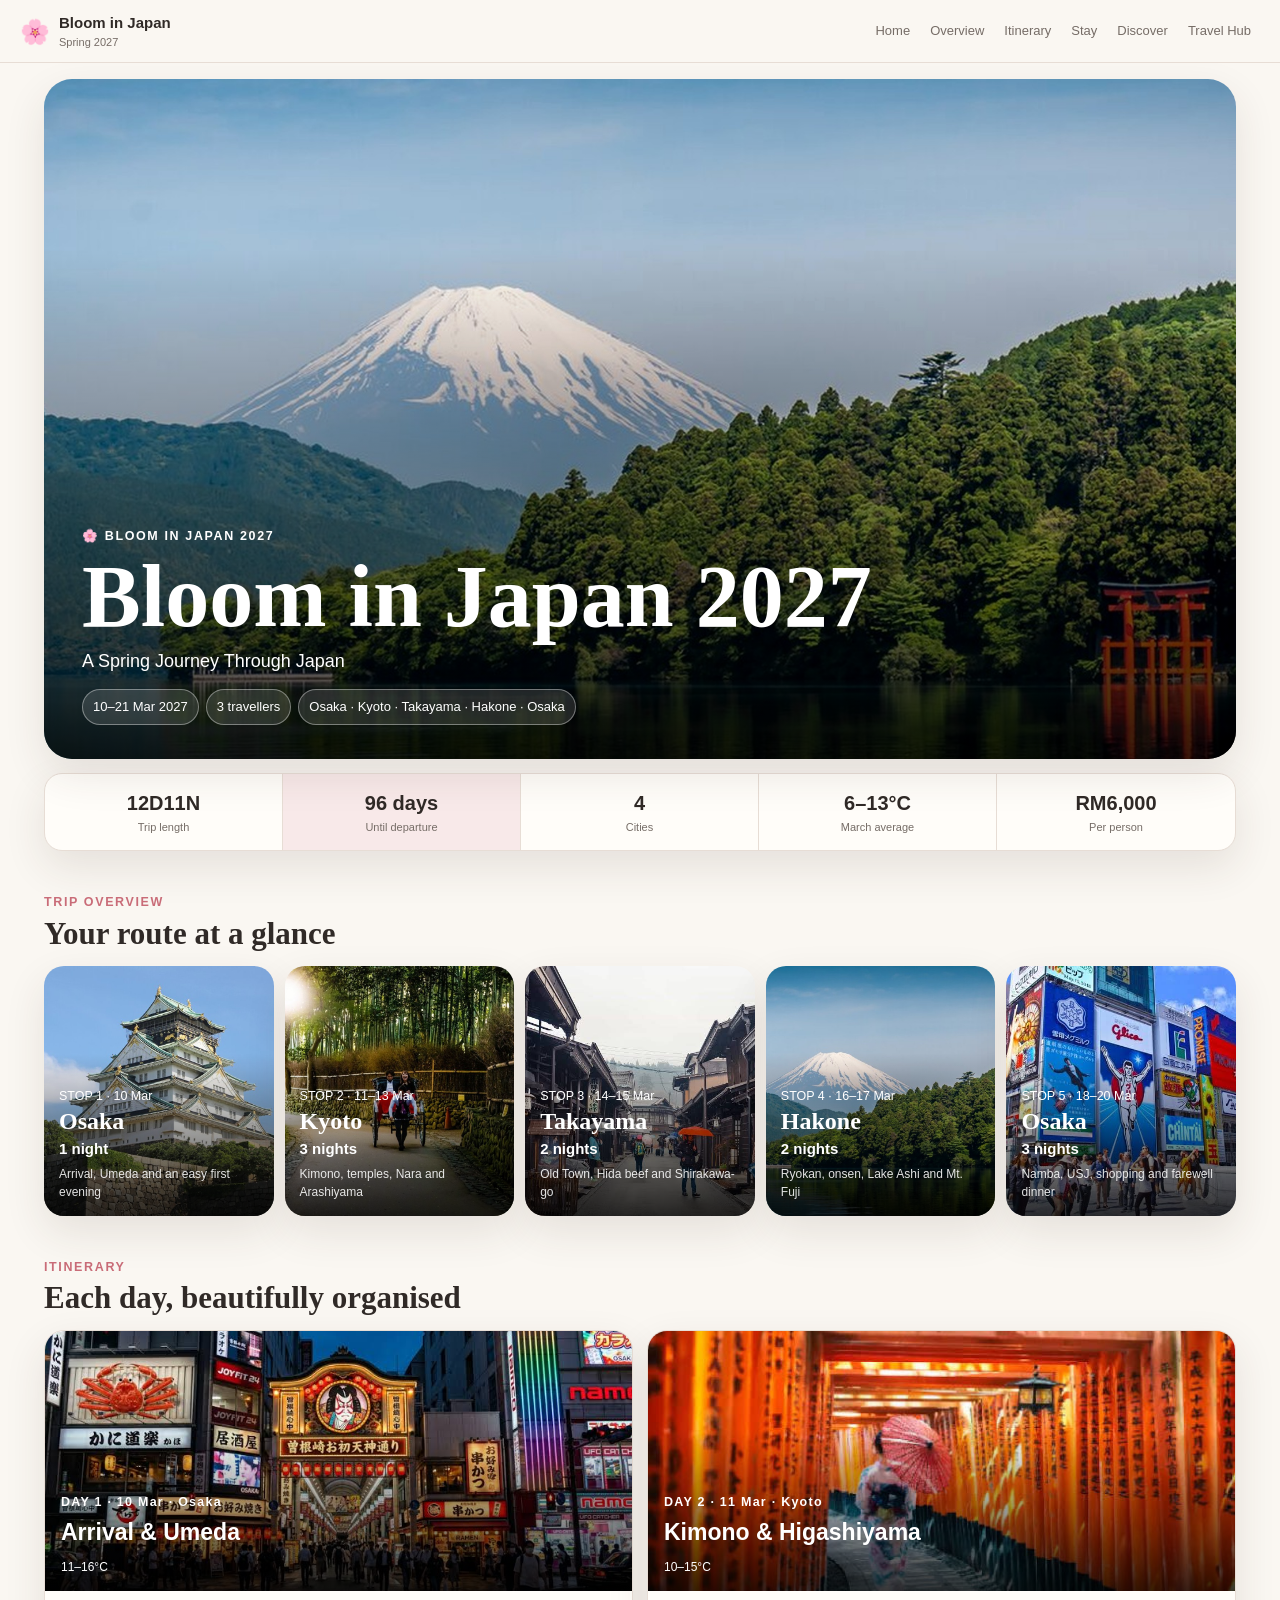
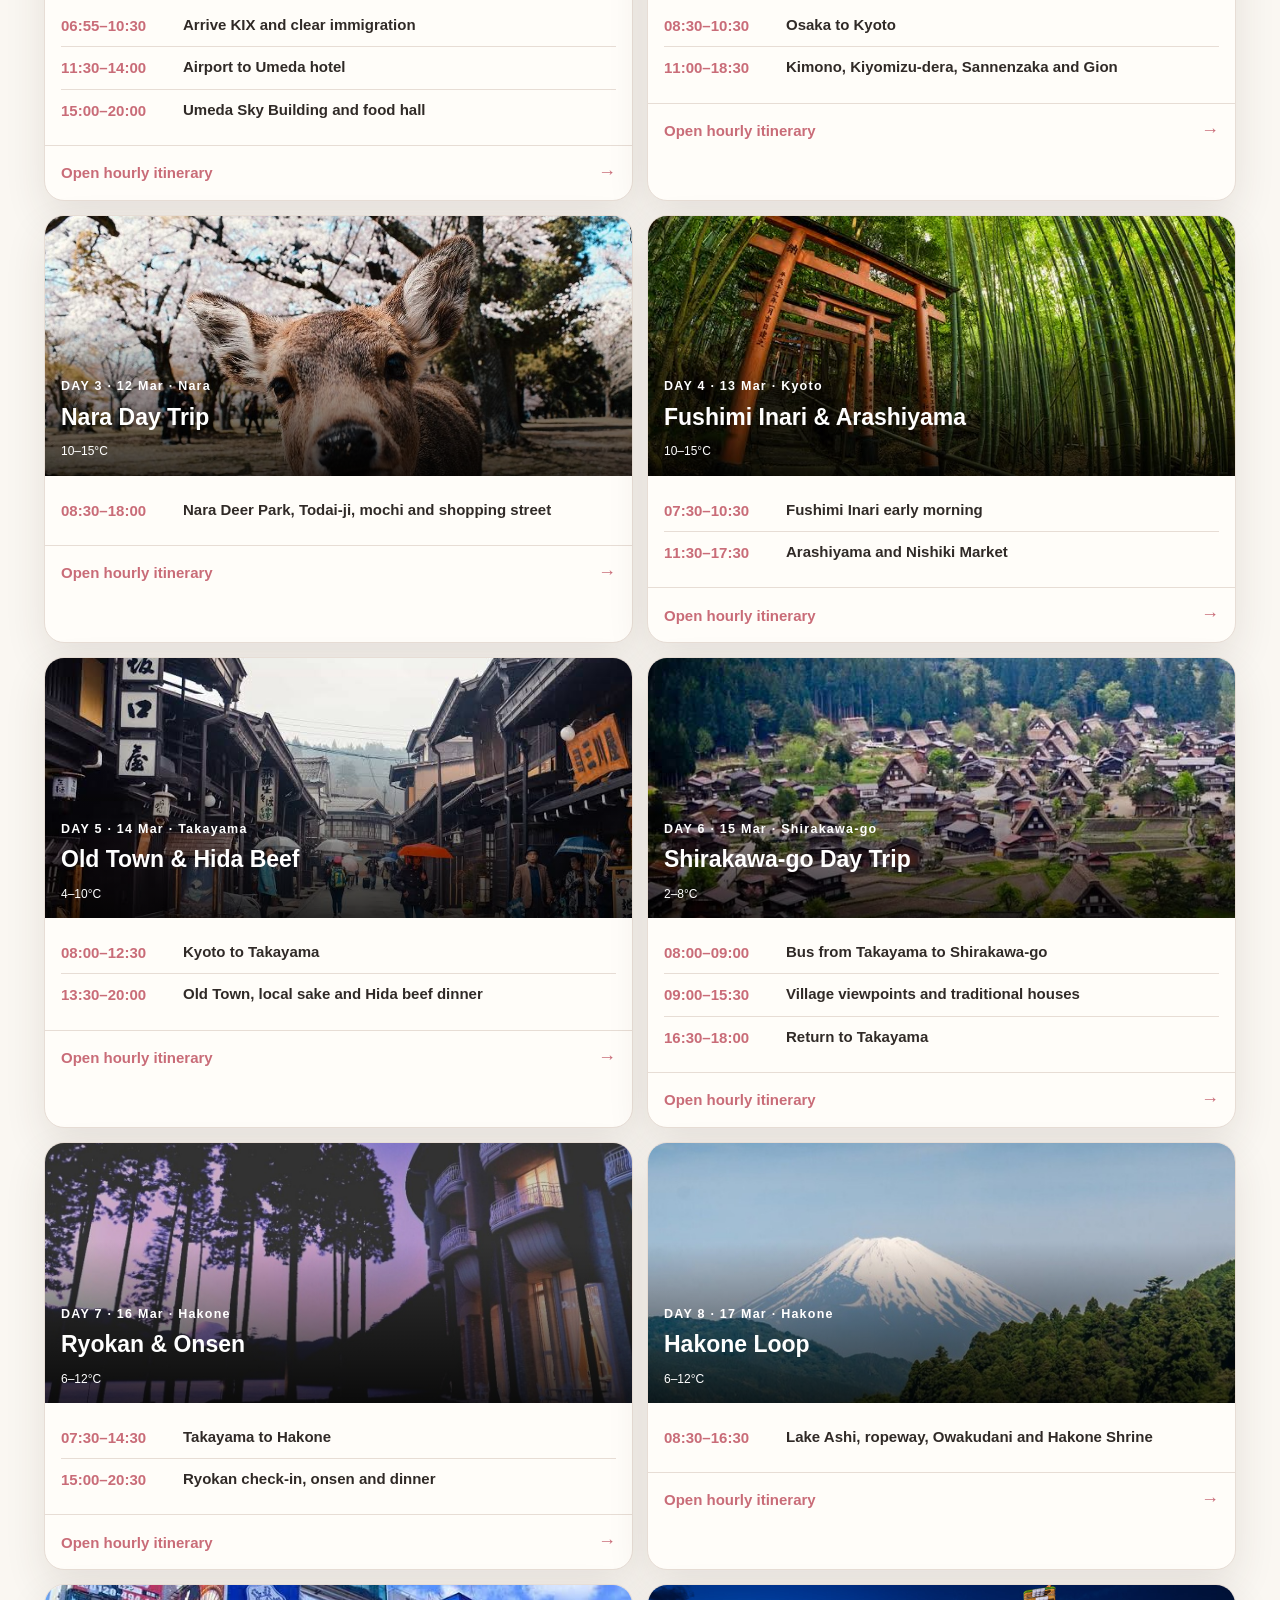
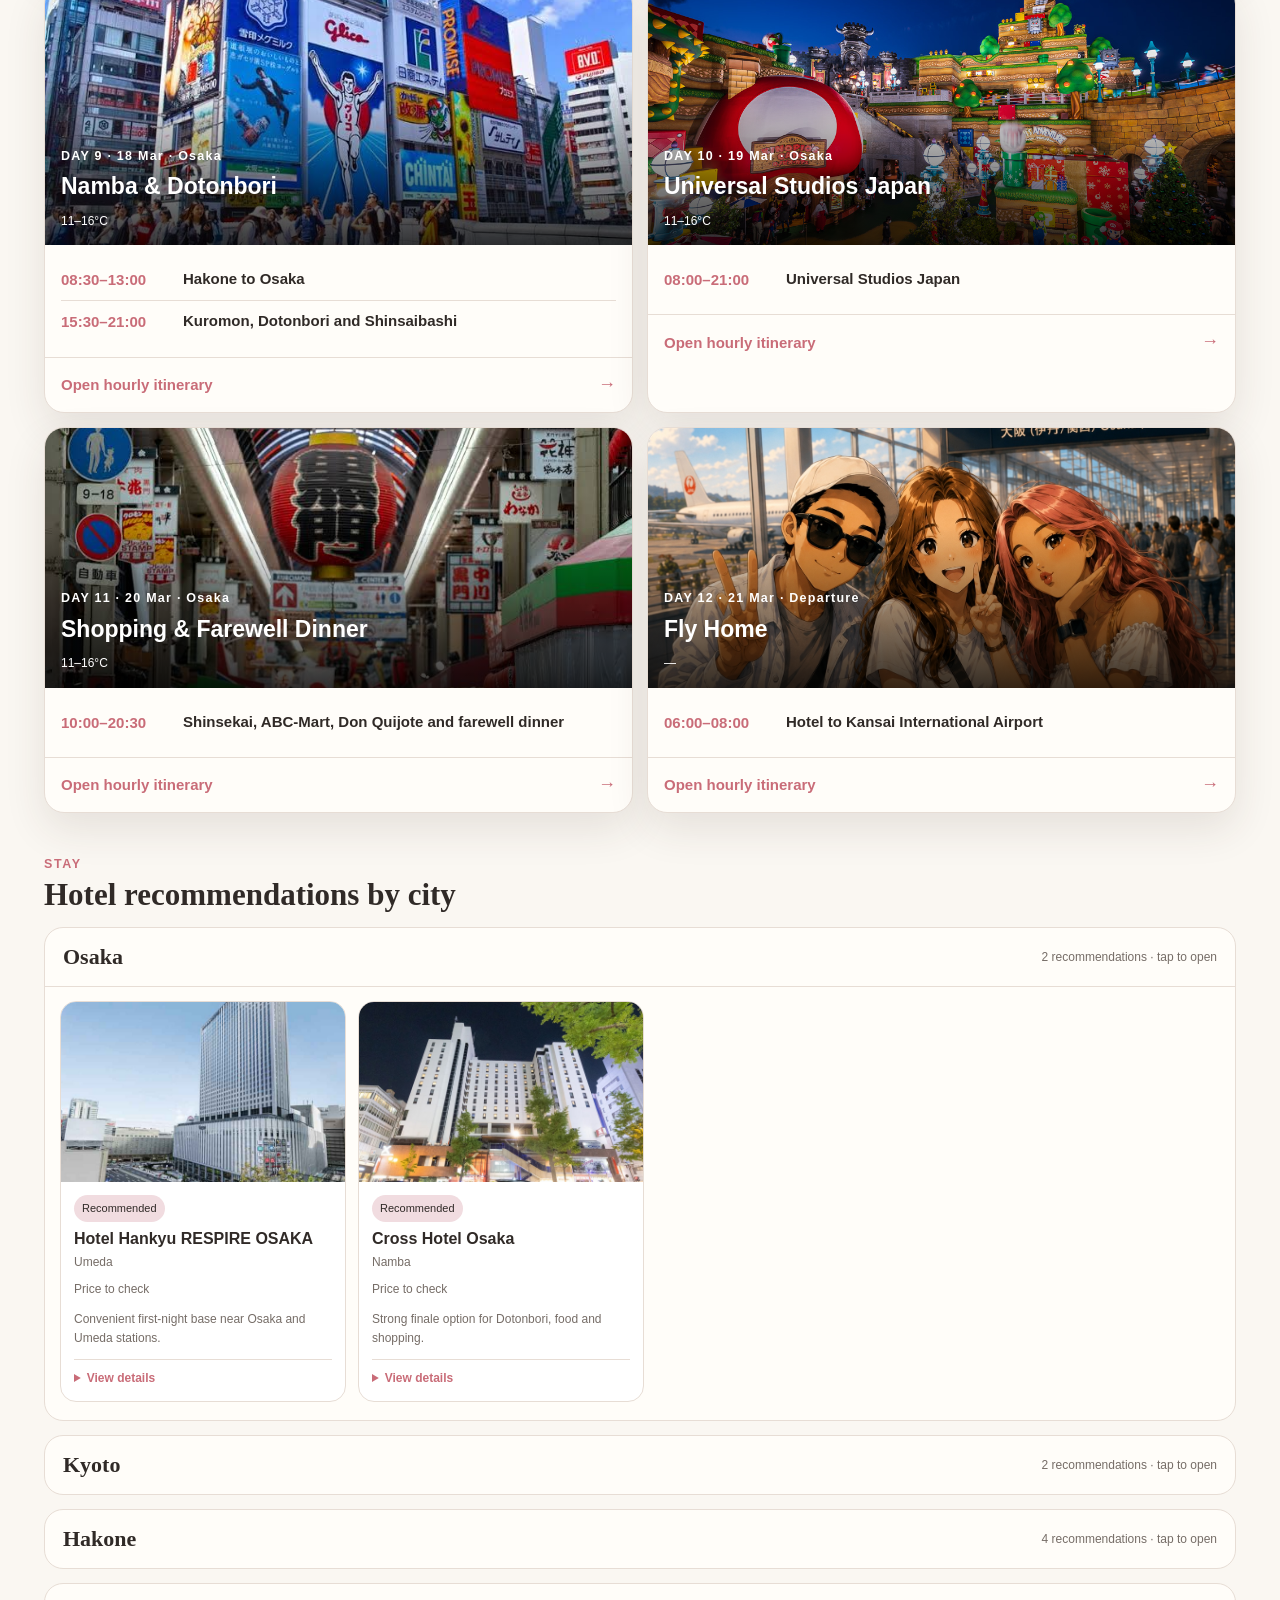
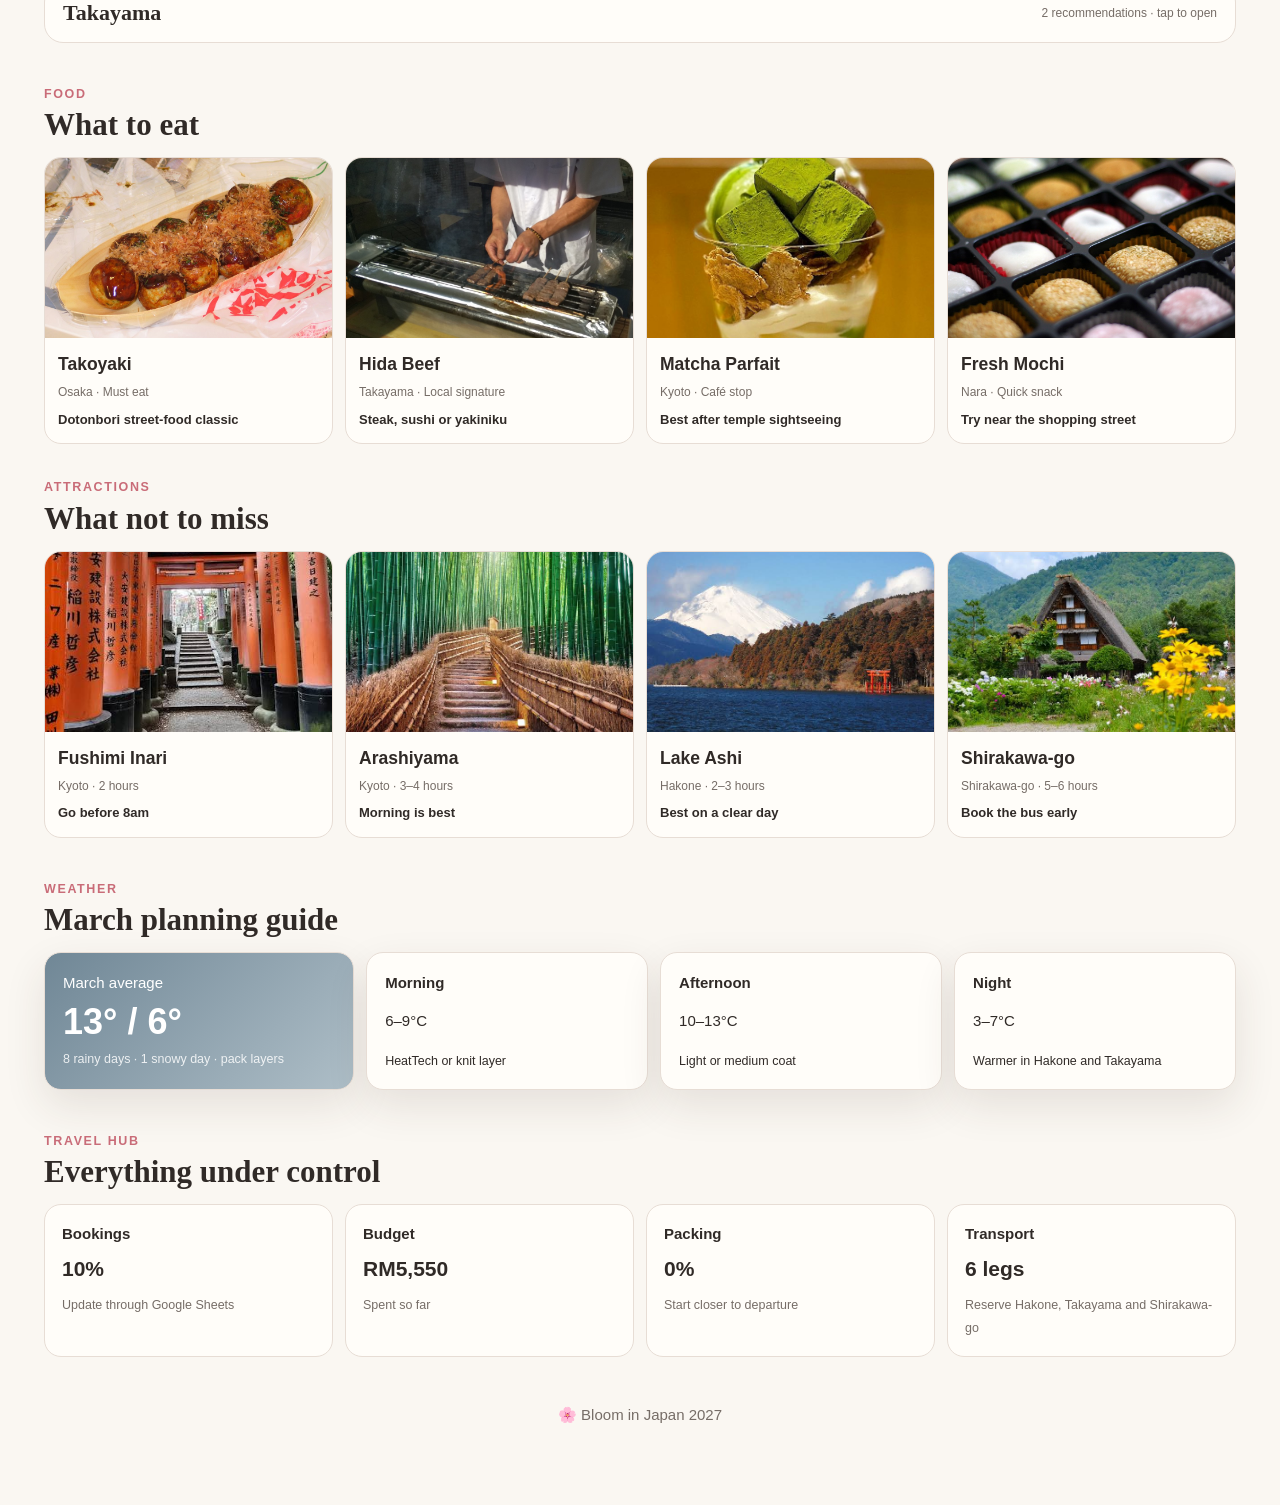
<file: index.html>
<!doctype html>
<html lang="en">
<head>
<meta charset="utf-8">
<meta name="viewport" content="width=device-width,initial-scale=1,viewport-fit=cover">
<meta name="theme-color" content="#faf7f2">
<title>🌸 Bloom in Japan 2027</title>
<meta name="description" content="Bloom in Japan 2027 — a spring journey through Osaka, Kyoto, Takayama and Hakone.">
<link rel="stylesheet" href="assets/css/styles.css?v=premium-hourly-3">
</head>
<body>
<header class="header">
<a class="brand" href="#home"><span>🌸</span><div><strong>Bloom in Japan</strong><small>Spring 2027</small></div></a>
<nav><a href="#home">Home</a><a href="#overview">Overview</a><a href="#itinerary">Itinerary</a><a href="#hotels">Stay</a><a href="#discover">Discover</a><a href="#hub">Travel Hub</a></nav>
</header>
<main>
<section id="home" class="hero"><img src="images/hero.jpg" alt="Japan"><div class="hero-copy"><small>🌸 BLOOM IN JAPAN 2027</small><h1 id="tripName"></h1><p id="tripStyle"></p><div class="pills"><span class="pill" id="dates"></span><span class="pill" id="travellers"></span><span class="pill" id="cities"></span></div></div></section>
<section class="stats"><div class="stat"><strong id="duration"></strong><span>Trip length</span></div><div class="stat countdown" id="countdownBox"><strong id="countdown"></strong><span>Until departure</span></div><div class="stat"><strong>4</strong><span>Cities</span></div><div class="stat"><strong>6–13°C</strong><span>March average</span></div><div class="stat"><strong id="budget"></strong><span>Per person</span></div></section>
<section id="overview" class="section"><div class="heading"><div><small>TRIP OVERVIEW</small><h2>Your route at a glance</h2></div></div><div id="routeGrid" class="route-grid"></div></section>
<section id="itinerary" class="section"><div class="heading"><div><small>ITINERARY</small><h2>Each day, beautifully organised</h2></div></div><div id="dayGrid" class="day-grid"></div></section>
<section id="hotels" class="section"><div class="heading"><div><small>STAY</small><h2>Hotel recommendations by city</h2></div></div><div id="hotelCities"></div></section>
<section id="discover" class="section"><div class="heading"><div><small>FOOD</small><h2>What to eat</h2></div></div><div id="foodGrid" class="card-grid"></div><div class="heading" style="margin-top:30px"><div><small>ATTRACTIONS</small><h2>What not to miss</h2></div></div><div id="attractionGrid" class="card-grid"></div></section>
<section class="section"><div class="heading"><div><small>WEATHER</small><h2>March planning guide</h2></div></div><div class="weather"><article class="weather-main"><span>March average</span><strong>13° / 6°</strong><small>8 rainy days · 1 snowy day · pack layers</small></article><article><strong>Morning</strong><p>6–9°C</p><small>HeatTech or knit layer</small></article><article><strong>Afternoon</strong><p>10–13°C</p><small>Light or medium coat</small></article><article><strong>Night</strong><p>3–7°C</p><small>Warmer in Hakone and Takayama</small></article></div></section>
<section id="hub" class="section"><div class="heading"><div><small>TRAVEL HUB</small><h2>Everything under control</h2></div></div><div class="hub"><article><strong>Bookings</strong><p>10%</p><small>Update through Google Sheets</small></article><article><strong>Budget</strong><p>RM5,550</p><small>Spent so far</small></article><article><strong>Packing</strong><p>0%</p><small>Start closer to departure</small></article><article><strong>Transport</strong><p>6 legs</p><small>Reserve Hakone, Takayama and Shirakawa-go</small></article></div></section>
<footer>🌸 Bloom in Japan 2027</footer>
</main>
<div class="bottom-nav"><a href="#home">Home</a><a href="#itinerary">Days</a><a href="#hotels">Stay</a><a href="#discover">Save</a><a href="#hub">Hub</a></div>
<script src="assets/js/config.js?v=2.1"></script>
<script src="assets/js/app.js?v=premium-hourly-3"></script>
</body></html>
</file>
<file: assets/css/styles.css>
:root{--bg:#faf7f2;--card:#fffdf9;--text:#302a27;--muted:#766d67;--line:#e7ddd5;--rose:#c96c78;--mocha:#8b5e57;--shadow:0 16px 42px rgba(65,45,35,.11)}
*{box-sizing:border-box}html{scroll-behavior:smooth}body{margin:0;background:var(--bg);color:var(--text);font:15px/1.55 Inter,-apple-system,BlinkMacSystemFont,"Segoe UI",sans-serif}a{color:inherit;text-decoration:none}button{font:inherit}img{display:block;max-width:100%}
.header{position:sticky;top:0;z-index:30;display:flex;align-items:center;justify-content:space-between;gap:20px;padding:11px max(16px,calc((100vw - 1240px)/2));background:rgba(250,247,242,.96);border-bottom:1px solid var(--line);backdrop-filter:blur(18px)}
.brand{display:flex;align-items:center;gap:9px}.brand>span{font-size:24px}.brand strong,.brand small{display:block}.brand small{font-size:11px;color:var(--muted)}
nav{display:flex;gap:2px;overflow:auto}nav a{white-space:nowrap;padding:9px;font-size:13px;color:var(--muted)}
main{max-width:1240px;margin:auto;padding:16px 24px 74px}.hero{height:min(76vh,680px);position:relative;border-radius:28px;overflow:hidden;box-shadow:var(--shadow)}.hero img{width:100%;height:100%;object-fit:cover}.hero:after{content:"";position:absolute;inset:0;background:linear-gradient(transparent 25%,rgba(0,0,0,.78))}.hero-copy{position:absolute;z-index:2;left:38px;right:38px;bottom:34px;color:#fff}.hero-copy small{font-weight:800;letter-spacing:.13em}.hero h1{font:700 clamp(48px,8vw,88px)/.98 Georgia,serif;margin:8px 0}.hero p{font-size:18px;margin:0 0 13px}.pills{display:flex;flex-wrap:wrap;gap:7px}.pill{padding:7px 10px;border:1px solid rgba(255,255,255,.38);background:rgba(255,255,255,.13);border-radius:999px;font-size:13px}
.stats{display:grid;grid-template-columns:repeat(5,1fr);margin-top:14px;border:1px solid var(--line);border-radius:18px;background:var(--card);box-shadow:var(--shadow)}.stat{padding:14px;text-align:center;border-right:1px solid var(--line)}.stat:last-child{border-right:0}.stat strong,.stat span{display:block}.stat strong{font-size:20px}.stat span{font-size:11px;color:var(--muted)}.countdown{background:#f8e9e9}
.section{margin-top:38px}.heading{display:flex;justify-content:space-between;align-items:end;gap:14px;margin-bottom:14px}.heading small{color:var(--rose);font-weight:800;letter-spacing:.13em}.heading h2{font:700 31px Georgia,serif;margin:3px 0 0}
.route-grid{display:grid;grid-template-columns:repeat(5,1fr);gap:11px}.route-card{min-height:250px;position:relative;overflow:hidden;border-radius:20px;box-shadow:var(--shadow)}.route-card img{width:100%;height:100%;object-fit:cover}.route-card:after{content:"";position:absolute;inset:0;background:linear-gradient(transparent 35%,rgba(0,0,0,.8))}.route-copy{position:absolute;z-index:2;left:15px;right:15px;bottom:14px;color:#fff}.route-copy small,.route-copy strong,.route-copy span{display:block}.route-copy h3{font:700 24px Georgia,serif;margin:2px 0}.route-copy span{font-size:12px;opacity:.88;margin-top:4px}
.day-grid{display:grid;grid-template-columns:repeat(2,1fr);gap:14px}.day-card{background:var(--card);border:1px solid var(--line);border-radius:20px;overflow:hidden;box-shadow:var(--shadow)}.day-media{height:260px;position:relative}.day-media img{width:100%;height:100%;object-fit:cover}.day-media:after{content:"";position:absolute;inset:0;background:linear-gradient(transparent 38%,rgba(0,0,0,.78))}.day-title{position:absolute;z-index:2;left:16px;right:16px;bottom:14px;color:#fff}.day-title small{letter-spacing:.1em;font-weight:800}.day-title h3{margin:3px 0;font-size:23px}.day-title span{font-size:12px}.day-summary{padding:14px 16px}.activity{display:grid;grid-template-columns:110px minmax(0,1fr);gap:12px;padding:9px 0;border-bottom:1px solid var(--line)}.activity:last-child{border-bottom:0}.activity time{white-space:nowrap;color:var(--rose);font-weight:750}.activity strong{overflow-wrap:anywhere;line-height:1.4}.day-extra{border-top:1px solid var(--line)}.day-extra summary{cursor:pointer;padding:12px 16px;color:var(--rose);font-weight:750}.day-extra p{padding:0 16px 14px;margin:0;color:var(--muted);font-size:13px}
.hotel-city{margin-bottom:14px;border:1px solid var(--line);border-radius:19px;background:var(--card);overflow:hidden}.hotel-city-head{padding:16px 18px;display:flex;justify-content:space-between;align-items:center;cursor:pointer}.hotel-city-head h3{font:700 22px Georgia,serif;margin:0}.hotel-city-head span{font-size:12px;color:var(--muted)}.hotel-city-body{display:none;padding:0 14px 14px}.hotel-city.open .hotel-city-body{display:block;border-top:1px solid var(--line)}.hotel-row{display:flex;gap:12px;overflow-x:auto;padding:14px 1px 4px;scroll-snap-type:x mandatory}.hotel-card{flex:0 0 286px;scroll-snap-align:start;border:1px solid var(--line);border-radius:16px;overflow:hidden;background:#fff}.hotel-card img{width:100%;height:180px;object-fit:cover;background:#eadfd8}.hotel-body{padding:13px}.tag{display:inline-flex;padding:5px 8px;border-radius:999px;background:#f1dce0;font-size:11px}.hotel-body h4{font-size:16px;line-height:1.3;margin:7px 0 3px}.meta{font-size:12px;color:var(--muted)}.price{font-size:19px;font-weight:850;margin:7px 0}.why{font-size:12px;color:var(--muted);display:-webkit-box;-webkit-line-clamp:2;-webkit-box-orient:vertical;overflow:hidden}.hotel-body details{border-top:1px solid var(--line);margin-top:10px;padding-top:9px}.hotel-body summary{cursor:pointer;color:var(--rose);font-size:12px;font-weight:750}.hotel-body details p{font-size:12px;color:var(--muted)}.buttons{display:flex;gap:7px}.buttons a{padding:8px 10px;border-radius:9px;background:var(--text);color:#fff;font-size:12px}.buttons .alt{background:#eee5de;color:var(--text)}
.card-grid{display:grid;grid-template-columns:repeat(4,1fr);gap:12px}.visual-card{border:1px solid var(--line);border-radius:17px;overflow:hidden;background:var(--card)}.visual-card img{width:100%;height:180px;object-fit:cover}.visual-body{padding:13px}.visual-body h3{margin:0}.visual-body p{font-size:12px;color:var(--muted);margin:5px 0}.visual-body strong{font-size:13px}
.weather{display:grid;grid-template-columns:1.1fr repeat(3,1fr);gap:12px}.weather article{padding:18px;background:var(--card);border:1px solid var(--line);border-radius:17px;box-shadow:var(--shadow)}.weather-main{background:linear-gradient(135deg,#708796,#aebec7)!important;color:#fff}.weather-main strong{font-size:36px}.weather-main span,.weather-main small{display:block}.weather-main small{opacity:.84}.hub{display:grid;grid-template-columns:repeat(4,1fr);gap:12px}.hub article{padding:17px;background:var(--card);border:1px solid var(--line);border-radius:17px}.hub p{font-size:21px;font-weight:850;margin:7px 0}.hub small{color:var(--muted)}
footer{text-align:center;color:var(--muted);padding:46px 0 5px}.bottom-nav{display:none}
@media(max-width:950px){.route-grid{grid-template-columns:repeat(3,1fr)}.card-grid,.weather,.hub{grid-template-columns:repeat(2,1fr)}}
@media(max-width:680px){
.header{display:block;padding:9px 12px 0}.brand{padding-bottom:4px}nav{margin:0 -12px;padding:0 12px}main{padding:10px 10px 86px}.hero{height:66vh;border-radius:20px}.hero-copy{left:21px;right:21px;bottom:22px}.hero h1{font-size:48px}.stats{grid-template-columns:repeat(2,1fr)}.stat{border-top:1px solid var(--line)}.stat:nth-child(-n+2){border-top:0}.stat:nth-child(even){border-right:0}.stat:last-child{grid-column:1/-1}.route-grid{display:flex;overflow-x:auto;scroll-snap-type:x mandatory}.route-card{min-width:78vw;scroll-snap-align:start}.day-grid{grid-template-columns:1fr}.day-media{height:230px}.activity{grid-template-columns:92px minmax(0,1fr);gap:9px}.activity time{font-size:12px}.card-grid,.weather,.hub{grid-template-columns:1fr}.hotel-card{flex-basis:82vw}.heading h2{font-size:26px}.bottom-nav{display:flex;position:fixed;z-index:40;left:10px;right:10px;bottom:10px;justify-content:space-around;padding:8px;background:rgba(48,42,39,.94);border-radius:17px;box-shadow:var(--shadow)}.bottom-nav a{color:#fff;font-size:11px;padding:7px}
}

.open-day{width:100%;display:flex;justify-content:space-between;align-items:center;border:0;border-top:1px solid var(--line);background:transparent;padding:13px 16px;color:var(--rose);font-weight:800;cursor:pointer}.open-day:hover{background:#fff7f7}.open-day span{font-size:18px}.modal-open{overflow:hidden}.day-modal{position:fixed;inset:0;z-index:100;display:none}.day-modal.show{display:block}.day-modal-backdrop{position:absolute;inset:0;background:rgba(30,25,23,.5);backdrop-filter:blur(5px)}.day-modal-panel{position:absolute;inset:3vh 3vw;background:var(--bg);border-radius:24px;box-shadow:0 28px 90px rgba(0,0,0,.24);overflow:auto;padding:24px}.day-modal-head{position:relative;padding:6px 4px 19px;border-bottom:1px solid var(--line)}.day-modal-head small{color:var(--rose);font-weight:850;letter-spacing:.1em}.day-modal-head h2{font:700 38px Georgia,serif;margin:7px 0 2px}.day-modal-head p{margin:0;color:var(--muted)}.day-back,.day-close{border:0;background:transparent;cursor:pointer}.day-back{color:var(--rose);padding:0 0 20px;font-weight:750}.day-close{position:absolute;right:0;top:0;font-size:30px;color:var(--muted)}.day-tabs{display:flex;gap:7px;padding:17px 0;overflow:auto}.day-tabs button{border:0;border-radius:12px;padding:11px 18px;background:transparent;white-space:nowrap}.day-tabs .active{background:#f8e5e8;color:var(--rose);font-weight:800}.day-tabs button:disabled{opacity:.5}.day-detail-table{border:1px solid var(--line);border-radius:17px;overflow:hidden;background:var(--card)}.day-detail-labels,.day-detail-row{display:grid;grid-template-columns:120px 1.2fr 1.4fr 1fr;gap:18px;align-items:center}.day-detail-labels{padding:11px 15px;background:#fbf3f2;color:var(--muted);font-size:11px;text-transform:uppercase;font-weight:850;letter-spacing:.07em}.day-detail-row{padding:16px 15px;border-top:1px solid var(--line)}.detail-time{font-weight:850}.detail-plan{display:flex;align-items:center;gap:12px}.detail-plan strong,.detail-plan small,.detail-location strong,.detail-location a{display:block}.detail-plan small{color:var(--rose);margin-top:3px}.detail-icon{display:grid;place-items:center;width:40px;height:40px;border-radius:50%;background:#f8e5e8;font-size:17px;flex:0 0 auto}.detail-notes,.detail-location{font-size:13px}.detail-location a{color:var(--rose);font-weight:750;margin-top:4px}.muted{color:var(--muted)}.empty-day{padding:35px;text-align:center;color:var(--muted)}.day-modal-nav{display:flex;justify-content:space-between;align-items:center;gap:10px;padding:18px 0 0}.day-modal-nav button{border:1px solid var(--line);background:var(--card);padding:10px 14px;border-radius:12px;cursor:pointer}.day-modal-nav button:disabled{opacity:.35;cursor:not-allowed}.day-modal-nav span{color:var(--muted);font-size:13px}
@media(max-width:760px){.day-modal-panel{inset:0;border-radius:0;padding:15px 12px}.day-modal-head h2{font-size:30px}.day-detail-labels{display:none}.day-detail-row{display:grid;grid-template-columns:78px 1fr;gap:8px 12px;padding:14px}.detail-time{grid-row:1/5;color:var(--rose);font-size:12px}.detail-plan{grid-column:2}.detail-notes,.detail-location{grid-column:2}.detail-icon{width:34px;height:34px}.day-modal-nav span{display:none}}


/* Premium hourly itinerary v3 */
.day-modal-panel{max-width:1180px;margin:auto;left:0;right:0}.day-hero-head{padding:10px 8px 24px;background:radial-gradient(circle at top right,#fff0f2 0,transparent 42%)}.day-kicker{color:var(--rose);font-weight:850;letter-spacing:.11em;font-size:12px}.day-head-meta{display:flex;gap:8px;flex-wrap:wrap;margin-top:12px}.day-head-meta span{padding:7px 10px;border-radius:999px;background:#fff;border:1px solid var(--line);font-size:12px;color:var(--muted)}
.timeline-list{padding:8px 0 4px}.timeline-item{display:grid;grid-template-columns:105px 54px minmax(0,1fr);align-items:stretch}.timeline-time{padding-top:22px;text-align:right;font-weight:850;font-size:13px;color:var(--text);white-space:nowrap}.timeline-rail{position:relative;display:flex;justify-content:center}.timeline-dot{position:relative;z-index:2;margin-top:15px;width:42px;height:42px;display:grid;place-items:center;border-radius:50%;background:#fff;border:1px solid var(--line);box-shadow:0 7px 20px rgba(54,42,38,.10);font-size:19px}.timeline-line{position:absolute;top:56px;bottom:-15px;width:2px;background:linear-gradient(var(--line),#ead4d8)}.timeline-card{--cat:#a26d78;margin:10px 0 10px 8px;padding:18px 19px;border:1px solid var(--line);border-left:4px solid var(--cat);border-radius:18px;background:rgba(255,255,255,.92);box-shadow:0 10px 30px rgba(57,45,40,.07)}.timeline-card-head{display:flex;justify-content:space-between;align-items:flex-start;gap:15px}.timeline-card-head small{color:var(--cat);font-weight:850;text-transform:uppercase;letter-spacing:.08em;font-size:10px}.timeline-card h3{font:700 22px/1.2 Georgia,serif;margin:4px 0 0}.duration-chip{flex:0 0 auto;padding:6px 9px;border-radius:999px;background:#f7f3ef;color:var(--muted);font-size:11px;font-weight:700}.timeline-description{color:#5f5752;line-height:1.6;margin:12px 0}.timeline-meta{display:flex;justify-content:space-between;gap:10px;flex-wrap:wrap;padding-top:10px;border-top:1px solid var(--line);font-size:12px;color:var(--muted)}.timeline-meta a{color:var(--rose);font-weight:800}.detail-badges{display:flex;gap:7px;flex-wrap:wrap;margin-top:12px}.detail-badge{padding:6px 9px;border-radius:999px;font-size:11px;font-weight:750;background:#f6f1ed}.detail-badge.priority{background:#fbe8eb}.detail-badge.booking{background:#fff4d9}.detail-badge.cost{background:#edf4ea}.detail-badge.mood{background:#eee9f8}.detail-tip{margin-top:12px;padding:10px 12px;border-radius:12px;background:#fff8e9;color:#6b5c3f;font-size:12px;line-height:1.45}.category-flight .timeline-card{--cat:#5a9bad}.category-transport .timeline-card{--cat:#557493}.category-food .timeline-card{--cat:#c98245}.category-stay .timeline-card{--cat:#8a6d9b}.category-shopping .timeline-card{--cat:#c06d92}.category-nature .timeline-card{--cat:#658b68}.category-relax .timeline-card{--cat:#9a8a7b}.category-attraction .timeline-card{--cat:#b26666}
@media(max-width:760px){.timeline-item{grid-template-columns:62px 42px minmax(0,1fr)}.timeline-time{font-size:11px;padding-top:21px}.timeline-dot{width:34px;height:34px;font-size:16px}.timeline-line{top:49px}.timeline-card{margin-left:3px;padding:15px 14px}.timeline-card-head{display:block}.timeline-card h3{font-size:19px}.duration-chip{display:inline-flex;margin-top:9px}.timeline-description{font-size:13px}.day-head-meta{margin-top:9px}.day-tabs{position:sticky;top:-15px;z-index:5;background:var(--bg)}}
</file>
